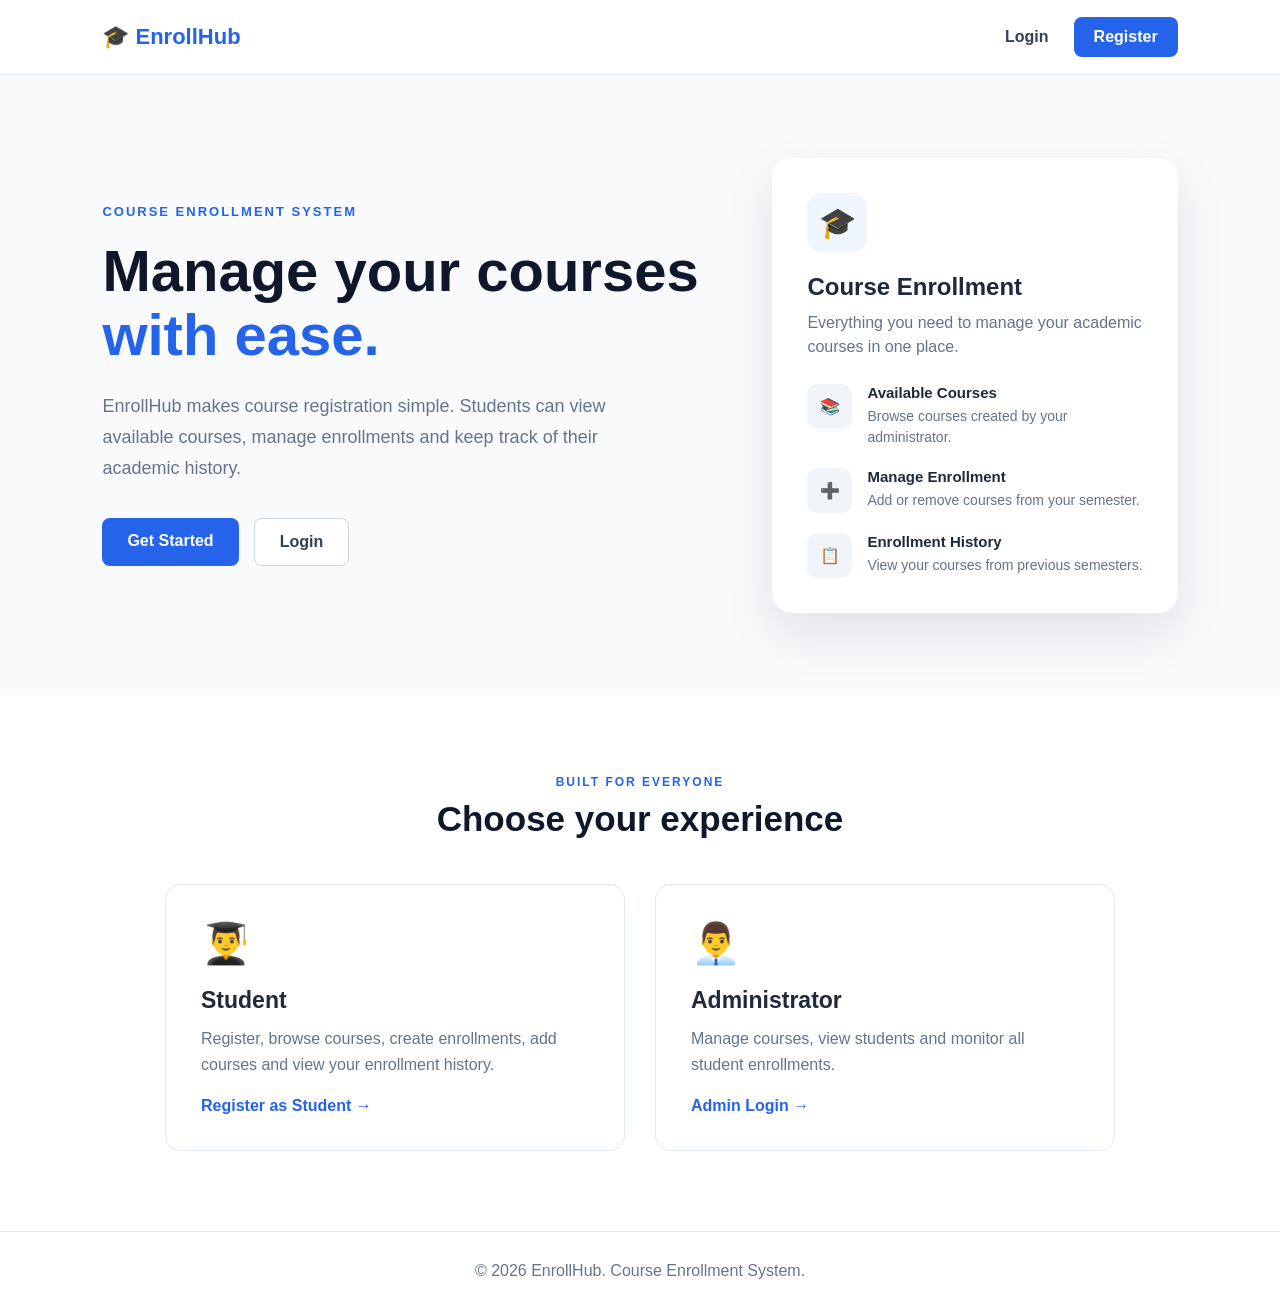
<file: src/main/resources/static/index.html>
<!DOCTYPE html>
<html lang="en">

<head>
    <meta charset="UTF-8">
    <meta name="viewport" content="width=device-width, initial-scale=1.0">

    <title>EnrollHub</title>

    <link rel="stylesheet" href="style.css">
</head>

<body>

    <nav class="navbar">

        <div class="logo">
            🎓 EnrollHub
        </div>

        <div class="nav-links">
            <a href="login.html">Login</a>

            <a href="register.html" class="nav-button">
                Register
            </a>
        </div>

    </nav>


    <main class="hero">

        <div class="hero-content">

            <p class="tagline">
                COURSE ENROLLMENT SYSTEM
            </p>

            <h1>
                Manage your courses
                <span>with ease.</span>
            </h1>

            <p class="hero-description">
                EnrollHub makes course registration simple.
                Students can view available courses, manage
                enrollments and keep track of their academic history.
            </p>

            <div class="hero-buttons">

                <a href="register.html" class="primary-button">
                    Get Started
                </a>

                <a href="login.html" class="secondary-button">
                    Login
                </a>

            </div>

        </div>


        <div class="hero-card">

            <div class="card-icon">
                🎓
            </div>

            <h2>Course Enrollment</h2>

            <p>
                Everything you need to manage your academic courses
                in one place.
            </p>


            <div class="feature">

                <div class="feature-icon">
                    📚
                </div>

                <div>
                    <h3>Available Courses</h3>

                    <p>
                        Browse courses created by your administrator.
                    </p>
                </div>

            </div>


            <div class="feature">

                <div class="feature-icon">
                    ➕
                </div>

                <div>
                    <h3>Manage Enrollment</h3>

                    <p>
                        Add or remove courses from your semester.
                    </p>
                </div>

            </div>


            <div class="feature">

                <div class="feature-icon">
                    📋
                </div>

                <div>
                    <h3>Enrollment History</h3>

                    <p>
                        View your courses from previous semesters.
                    </p>
                </div>

            </div>

        </div>

    </main>


    <section class="roles">

        <div class="section-heading">

            <p>BUILT FOR EVERYONE</p>

            <h2>
                Choose your experience
            </h2>

        </div>


        <div class="role-container">

            <div class="role-card">

                <div class="role-icon">
                    👨‍🎓
                </div>

                <h3>Student</h3>

                <p>
                    Register, browse courses, create enrollments,
                    add courses and view your enrollment history.
                </p>

                <a href="register.html">
                    Register as Student →
                </a>

            </div>


            <div class="role-card">

                <div class="role-icon">
                    👨‍💼
                </div>

                <h3>Administrator</h3>

                <p>
                    Manage courses, view students and monitor
                    all student enrollments.
                </p>

                <a href="login.html">
                    Admin Login →
                </a>

            </div>

        </div>

    </section>


    <footer>

        <p>
            © 2026 EnrollHub. Course Enrollment System.
        </p>

    </footer>

</body>

</html>
</file>
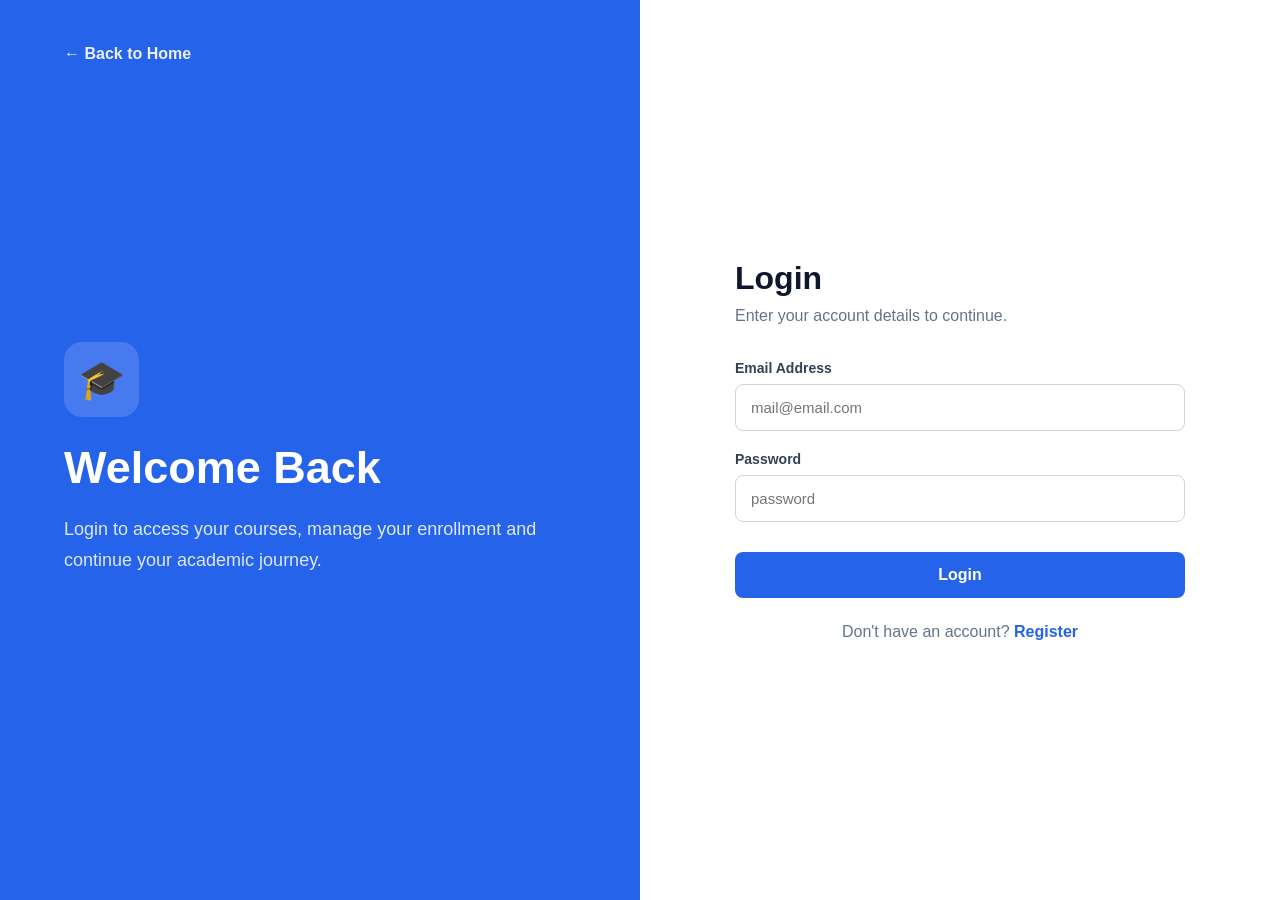
<file: src/main/resources/static/admin-dashboard.html>
<!DOCTYPE html>
<html lang="en">
<head>
    <meta charset="UTF-8">
    <meta name="viewport" content="width=device-width, initial-scale=1.0">
    <title>Admin Dashboard - EnrollHub</title>
    <link rel="stylesheet" href="style.css">
</head>
<body class="dashboard-page">
    <aside class="sidebar">
        <div class="sidebar-logo">🎓 EnrollHub</div>
        <nav class="sidebar-nav">
            <a href="#dashboard" class="active">Dashboard</a>
            <a href="#create-course">Create Course</a>
            <a href="#manage-courses">Manage Courses</a>
            <a href="#students">Students</a>
            <a href="#enrollments">Enrollments</a>
        </nav>
        <button id="adminLogout" class="logout-button">Logout</button>
    </aside>

    <main class="dashboard-main">
        <header class="dashboard-header" id="dashboard">
            <div>
                <p class="dashboard-label">ADMIN PORTAL</p>
                <h1>Admin Dashboard</h1>
                <p>Manage courses, students and enrollment records.</p>
            </div>
            <div class="student-profile">
                <div class="profile-avatar">AD</div>
                <div><strong>Administrator</strong><p>Admin</p></div>
            </div>
        </header>

        <section class="dashboard-cards">
            <div class="stat-card">
                <div class="stat-card-top"><p>Total Courses</p><span class="stat-icon">📚</span></div>
                <h2 id="adminCourseCount">0</h2><span>Available courses</span>
            </div>
            <div class="stat-card">
                <div class="stat-card-top"><p>Total Students</p><span class="stat-icon">👨‍🎓</span></div>
                <h2 id="adminStudentCount">0</h2><span>Registered students</span>
            </div>
            <div class="stat-card">
                <div class="stat-card-top"><p>Total Enrollments</p><span class="stat-icon">📋</span></div>
                <h2 id="adminEnrollmentCount">0</h2><span>Enrollment records</span>
            </div>
        </section>

        <section class="dashboard-section" id="create-course">
            <div class="section-title-row">
                <div><span class="section-badge">COURSE MANAGEMENT</span><h2>Create Course</h2><p>Add a new course for students to enroll in.</p></div>
            </div>
            <form class="admin-course-form" id="createCourseForm">
                <div class="form-group"><label for="courseCode">Course Code</label><input type="text" id="courseCode" placeholder="BCHM411" required></div>
                <div class="form-group"><label for="courseTitle">Course Title</label><input type="text" id="courseTitle" placeholder="Metabolism" required></div>
                <div class="form-group"><label for="creditUnit">Credit Unit</label><input type="number" id="creditUnit" min="1" placeholder="6" required></div>
                <div class="form-group"><label for="courseDepartment">Department</label><input type="text" id="courseDepartment" placeholder="Biochemistry" required></div>
                <button type="submit" class="admin-create-button">+ Create Course</button>
            </form>
        </section>

        <section class="dashboard-section" id="manage-courses">
            <div class="section-title-row">
                <div><span class="section-badge">AVAILABLE COURSES</span><h2>Manage Courses</h2><p>View, update or delete courses.</p></div>
                <div class="course-search"><input type="text" id="adminCourseSearch" placeholder="Search courses..."></div>
            </div>
            <div class="table-container">
                <table>
                    <thead><tr><th>Course Code</th><th>Course Title</th><th>Department</th><th>Credit Unit</th><th>Actions</th></tr></thead>
                    <tbody id="adminCoursesTableBody"><tr><td colspan="5" class="empty-cell">Loading courses...</td></tr></tbody>
                </table>
            </div>
        </section>

        <section class="dashboard-section" id="students">
            <div class="section-title-row">
                <div><span class="section-badge">STUDENTS</span><h2>Registered Students</h2><p>View all registered students.</p></div>
                <div class="course-search"><input type="text" id="adminStudentSearch" placeholder="Search students..."></div>
            </div>
            <div class="table-container">
                <table>
                    <thead><tr><th>Student ID</th><th>Name</th><th>Email</th><th>Department</th><th>Status</th><th>Enrollment</th></tr></thead>
                    <tbody id="adminStudentsTableBody"><tr><td colspan="6" class="empty-cell">Loading students...</td></tr></tbody>
                </table>
            </div>
        </section>

        <section class="dashboard-section" id="enrollments">
            <div class="section-title-row">
                <div><span class="section-badge">ENROLLMENTS</span><h2>All Enrollments</h2><p>View enrollment records from all students.</p></div>
            </div>
            <div class="table-container">
                <table>
                    <thead><tr><th>Enrollment ID</th><th>Student ID</th><th>Session</th><th>Semester</th><th>Courses</th></tr></thead>
                    <tbody id="adminEnrollmentsTableBody"><tr><td colspan="5" class="empty-cell">Loading enrollments...</td></tr></tbody>
                </table>
            </div>
        </section>

        <section class="dashboard-section" id="studentEnrollmentSection" hidden>
            <div class="section-title-row">
                <div><span class="section-badge">STUDENT HISTORY</span><h2>Student Enrollments</h2><p>Enrollment records for the selected student.</p></div>
            </div>
            <div class="student-enrollment-header">
                <div><h3 id="selectedStudentName">Student</h3><p id="selectedStudentDepartment">Department</p></div>
                <span class="student-id-badge" id="selectedStudentId">Student ID</span>
            </div>
            <div class="history-list" id="selectedStudentHistory"></div>
        </section>
    </main>

    <div class="modal-backdrop" id="editCourseModal" hidden>
        <div class="modal-card">
            <div class="modal-header">
                <div><span class="section-badge">EDIT COURSE</span><h2 id="editCourseHeading">Update Course</h2></div>
                <button type="button" class="modal-close" id="closeEditModal">×</button>
            </div>
            <form id="editCourseForm">
                <input type="hidden" id="editCourseCode">
                <div class="form-group"><label for="editCourseTitle">Course Title</label><input type="text" id="editCourseTitle" required></div>
                <div class="form-group"><label for="editCreditUnit">Credit Unit</label><input type="number" id="editCreditUnit" min="1" required></div>
                <div class="form-group"><label for="editCourseDepartment">Department</label><input type="text" id="editCourseDepartment" required></div>
                <div class="modal-actions">
                    <button type="button" class="secondary-action-button" id="cancelEditCourse">Cancel</button>
                    <button type="submit" class="admin-create-button">Save Changes</button>
                </div>
            </form>
        </div>
    </div>

    <script src="api.js"></script>
    <script src="admin.js"></script>
</body>
</html>
</file>
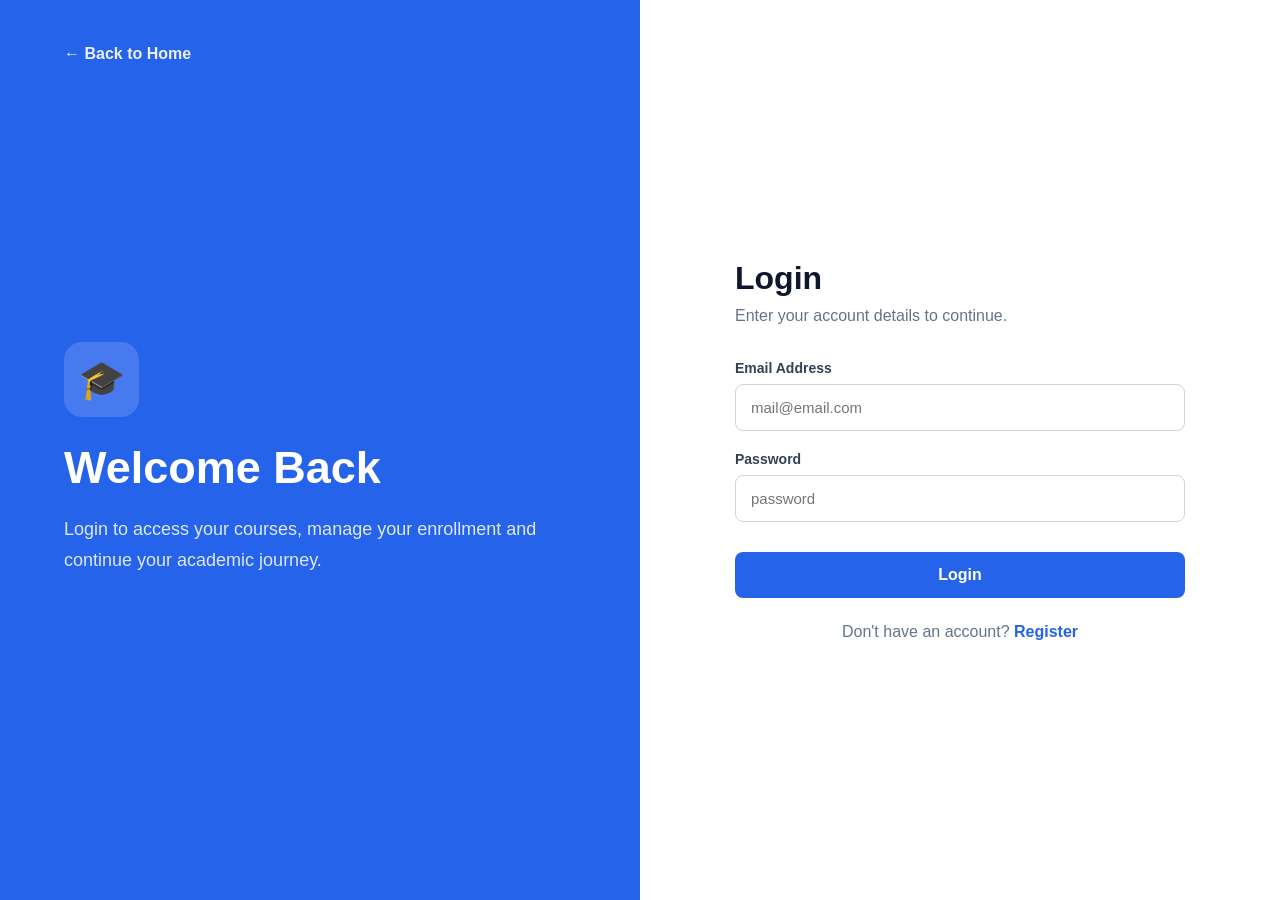
<file: src/main/resources/static/login.html>
<!DOCTYPE html>
<html lang="en">
<head>
    <meta charset="UTF-8">
    <meta name="viewport" content="width=device-width, initial-scale=1.0">
    <title>Login - EnrollHub</title>
    <link rel="stylesheet" href="style.css">
</head>
<body class="auth-page">
    <div class="auth-container">
        <div class="auth-side">
            <a href="index.html" class="back-link">← Back to Home</a>
            <div class="auth-side-content">
                <div class="large-icon">🎓</div>
                <h1>Welcome Back</h1>
                <p>Login to access your courses, manage your enrollment and continue your academic journey.</p>
            </div>
        </div>

        <div class="auth-form-container">
            <div class="auth-form">
                <h2>Login</h2>
                <p class="form-subtitle">Enter your account details to continue.</p>

                <form id="loginForm">
                    <div class="form-group">
                        <label for="email">Email Address</label>
                        <input type="email" id="email" placeholder="mail@email.com" required>
                    </div>

                    <div class="form-group">
                        <label for="password">Password</label>
                        <input type="password" id="password" placeholder="password" required>
                    </div>

                    <p id="message"></p>
                    <button type="submit" class="auth-button">Login</button>
                </form>

                <p class="auth-footer-text">
                    Don't have an account? <a href="register.html">Register</a>
                </p>
            </div>
        </div>
    </div>

    <script src="api.js"></script>
    <script src="login.js"></script>
</body>
</html>
</file>
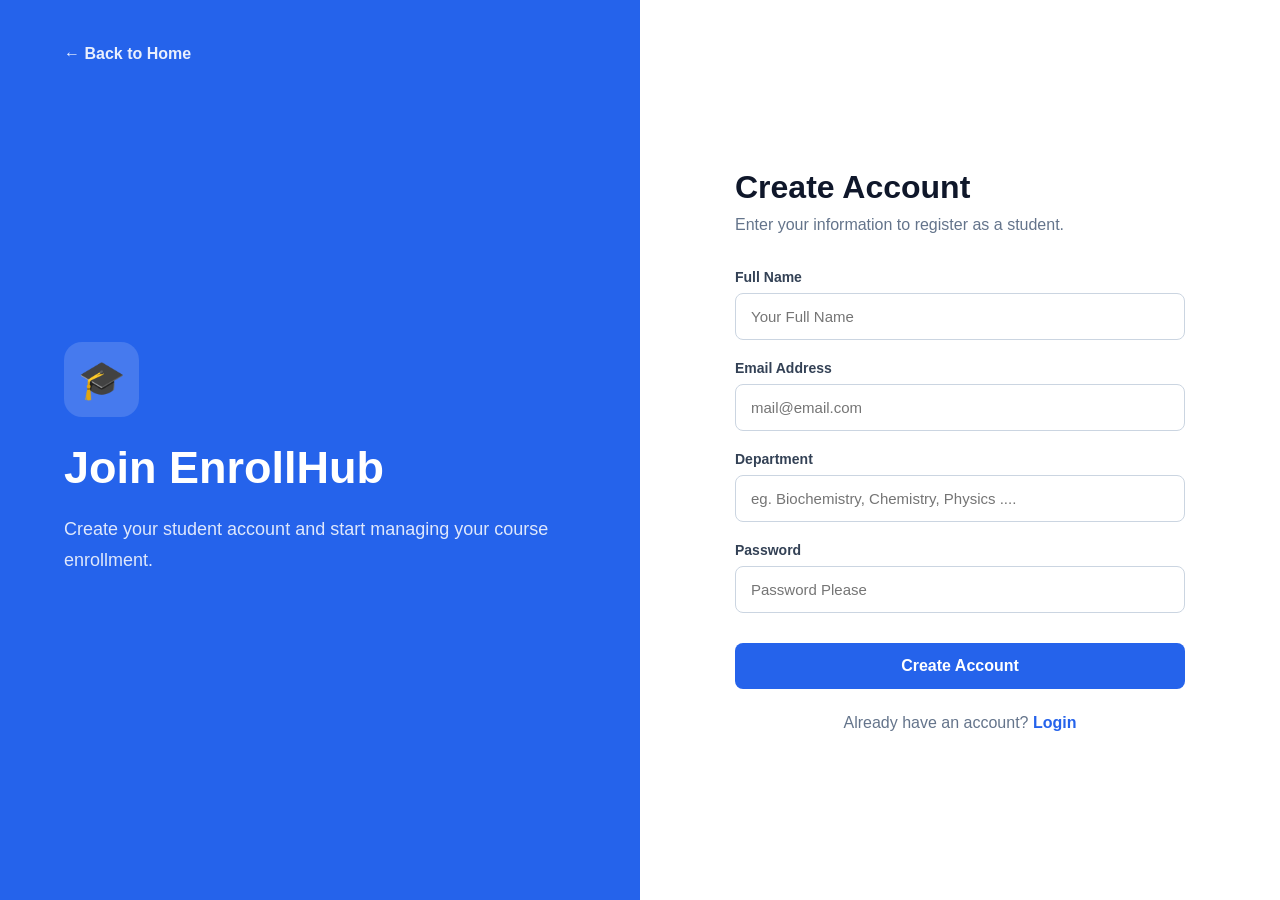
<file: src/main/resources/static/register.html>
<!DOCTYPE html>
<html lang="en">

<head>
    <meta charset="UTF-8">
    <meta name="viewport" content="width=device-width, initial-scale=1.0">

    <title>Register - EnrollHub</title>

    <link rel="stylesheet" href="style.css">
</head>

<body class="auth-page">

    <div class="auth-container">

        <div class="auth-side">

            <a href="index.html" class="back-link">
                ← Back to Home
            </a>

            <div class="auth-side-content">

                <div class="large-icon">
                    🎓
                </div>

                <h1>
                    Join EnrollHub
                </h1>

                <p>
                    Create your student account and start
                    managing your course enrollment.
                </p>

            </div>

        </div>


        <div class="auth-form-container">

            <div class="auth-form">

                <h2>Create Account</h2>

                <p class="form-subtitle">
                    Enter your information to register as a student.
                </p>


                <form id="registerForm">

                    <div class="form-group">

                        <label for="name">
                            Full Name
                        </label>

                        <input
                                type="text"
                                id="name"
                                placeholder="Your Full Name"
                                required
                        >

                    </div>


                    <div class="form-group">

                        <label for="email">
                            Email Address
                        </label>

                        <input
                                type="email"
                                id="email"
                                placeholder="mail@email.com"
                                required
                        >

                    </div>


                    <div class="form-group">

                        <label for="department">
                            Department
                        </label>

                        <input
                                type="text"
                                id="department"
                                placeholder="eg. Biochemistry, Chemistry, Physics ...."
                                required
                        >

                    </div>


                    <div class="form-group">

                        <label for="password">
                            Password
                        </label>

                        <input
                                type="password"
                                id="password"
                                placeholder="Password Please"
                                required
                        >

                    </div>


                    <p id="message"></p>


                    <button
                            type="submit"
                            class="auth-button">

                        Create Account

                    </button>

                </form>


                <p class="auth-footer-text">

                    Already have an account?

                    <a href="login.html">
                        Login
                    </a>

                </p>

            </div>

        </div>

    </div>


    <script src="api.js"></script>
    <script src="register.js"></script>

</body>

</html>
</file>
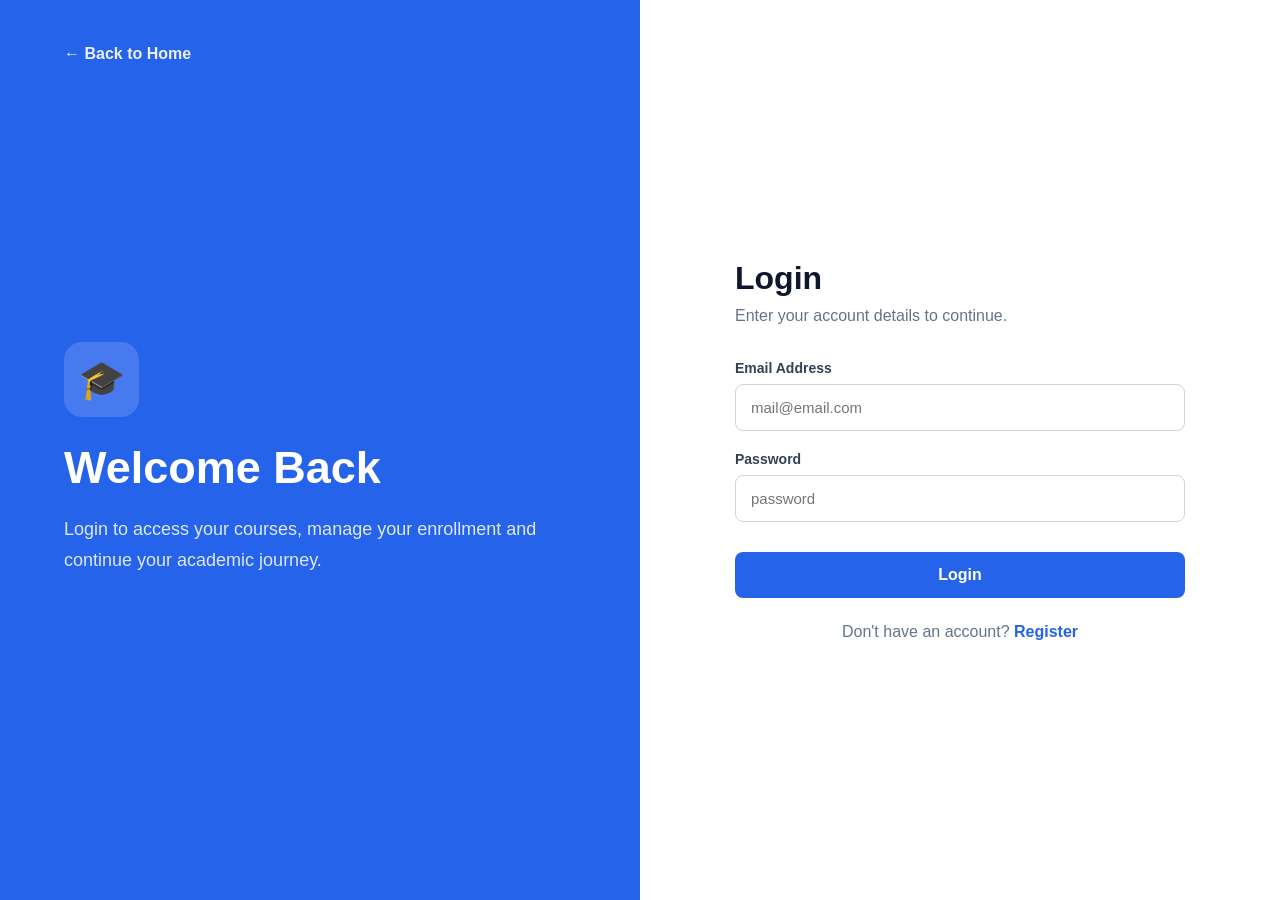
<file: src/main/resources/static/student-dashboard.html>
<!DOCTYPE html>
<html lang="en">
<head>
    <meta charset="UTF-8">
    <meta name="viewport" content="width=device-width, initial-scale=1.0">
    <title>Student Dashboard - EnrollHub</title>
    <link rel="stylesheet" href="style.css">
</head>
<body class="dashboard-page">
    <aside class="sidebar">
        <div class="sidebar-logo">🎓 EnrollHub</div>
        <nav class="sidebar-nav">
            <a href="#dashboard" class="active">Dashboard</a>
            <a href="#create-enrollment">Create Enrollment</a>
            <a href="#available-courses">Available Courses</a>
            <a href="#my-enrollment">My Enrollment</a>
            <a href="#history">Enrollment History</a>
        </nav>
        <button id="studentLogout" class="logout-button">Logout</button>
    </aside>

    <main class="dashboard-main">
        <header class="dashboard-header" id="dashboard">
            <div>
                <p class="dashboard-label">STUDENT PORTAL</p>
                <h1 id="welcomeName">Welcome</h1>
                <p>Manage your semester enrollment and courses.</p>
            </div>
            <div class="student-profile">
                <div class="profile-avatar" id="profileAvatar">ST</div>
                <div>
                    <strong id="profileName">Student</strong>
                    <p id="profileDepartment">Department</p>
                </div>
            </div>
        </header>

        <section class="dashboard-cards">
            <div class="stat-card">
                <div class="stat-card-top"><p>Current Session</p><span class="stat-icon">📅</span></div>
                <h2 id="currentSession">—</h2>
                <span id="currentSemester">NO ENROLLMENT</span>
            </div>
            <div class="stat-card">
                <div class="stat-card-top"><p>Enrolled Courses</p><span class="stat-icon">📚</span></div>
                <h2 id="enrolledCourseCount">0</h2>
                <span>Current enrollment</span>
            </div>
            <div class="stat-card">
                <div class="stat-card-top"><p>Available Courses</p><span class="stat-icon">🎓</span></div>
                <h2 id="availableCourseCount">0</h2>
                <span>Available to add</span>
            </div>
        </section>

        <section class="dashboard-section enrollment-setup" id="create-enrollment">
            <div class="enrollment-setup-content enrollment-setup-stack">
                <div>
                    <span class="section-badge">SEMESTER ENROLLMENT</span>
                    <h2>Create Your Enrollment</h2>
                    <p>Select your academic session, semester and at least one starting course.</p>
                </div>

                <form id="createEnrollmentForm" class="enrollment-form enrollment-form-wide">
                    <div class="form-group">
                        <label for="session">Session</label>
                        <input type="number" id="session" min="2000" max="2100" placeholder="2027" required>
                    </div>
                    <div class="form-group">
                        <label for="semester">Semester</label>
                        <select id="semester" required>
                            <option value="">Select semester</option>
                            <option value="FIRST_SEMESTER">First Semester</option>
                            <option value="SECOND_SEMESTER">Second Semester</option>
                        </select>
                    </div>
                    <button type="submit" class="create-enrollment-button">Create Enrollment</button>
                </form>

                <div class="enrollment-course-picker">
                    <p class="picker-title">Starting courses</p>
                    <div id="enrollmentCourseChoices" class="course-choice-list">
                        <span class="muted-text">Loading courses...</span>
                    </div>
                </div>
            </div>
        </section>

        <section class="current-enrollment-banner" id="currentEnrollmentBanner">
            <div>
                <span class="current-enrollment-status" id="enrollmentStatus">● NO ACTIVE ENROLLMENT</span>
                <h3 id="activeEnrollmentTitle">Create an enrollment to begin</h3>
                <p id="activeEnrollmentText">Choose a session, semester and starting courses above.</p>
            </div>
            <div class="enrollment-summary">
                <div><span>Courses</span><strong id="summaryCourseCount">0</strong></div>
                <div><span>Total Units</span><strong id="summaryUnits">0</strong></div>
            </div>
        </section>

        <section class="dashboard-section" id="available-courses">
            <div class="section-title-row">
                <div>
                    <span class="section-badge">COURSES</span>
                    <h2>Available Courses</h2>
                    <p>Browse courses created by the administrator and add them to your enrollment.</p>
                </div>
                <div class="course-search"><input type="text" id="studentCourseSearch" placeholder="Search courses..."></div>
            </div>
            <div class="course-grid" id="availableCoursesGrid">
                <p class="empty-state">Loading courses...</p>
            </div>
        </section>

        <section class="dashboard-section" id="my-enrollment">
            <div class="section-title-row">
                <div>
                    <span class="section-badge">CURRENT SEMESTER</span>
                    <h2>My Enrollment</h2>
                    <p id="currentEnrollmentSubtitle">Your current enrolled courses will appear here.</p>
                </div>
            </div>
            <div class="table-container">
                <table>
                    <thead>
                        <tr><th>Course Code</th><th>Course Title</th><th>Department</th><th>Credit Unit</th><th>Action</th></tr>
                    </thead>
                    <tbody id="currentEnrollmentTableBody">
                        <tr><td colspan="5" class="empty-cell">No active enrollment.</td></tr>
                    </tbody>
                </table>
            </div>
        </section>

        <section class="dashboard-section" id="history">
            <div class="section-title-row">
                <div>
                    <span class="section-badge">ACADEMIC HISTORY</span>
                    <h2>Enrollment History</h2>
                    <p>Your current and previous semester enrollment records.</p>
                </div>
            </div>
            <div class="history-list" id="studentHistoryList">
                <p class="empty-state">No enrollment history yet.</p>
            </div>
        </section>
    </main>

    <script src="api.js"></script>
    <script src="student.js"></script>
</body>
</html>
</file>
<file: src/main/resources/static/style.css>
* {
    margin: 0;
    padding: 0;
    box-sizing: border-box;
}

body {
    font-family: Arial, Helvetica, sans-serif;
    background: #f8fafc;
    color: #1e293b;
}


/* NAVBAR */

.navbar {
    height: 75px;
    display: flex;
    align-items: center;
    justify-content: space-between;
    padding: 0 8%;
    background: white;
    border-bottom: 1px solid #e2e8f0;
}

.logo {
    font-size: 22px;
    font-weight: bold;
    color: #2563eb;
}

.nav-links {
    display: flex;
    align-items: center;
    gap: 25px;
}

.nav-links a {
    text-decoration: none;
    color: #334155;
    font-weight: 600;
}

.nav-button {
    background: #2563eb;
    color: white !important;
    padding: 11px 20px;
    border-radius: 8px;
}


/* HERO */

.hero {
    min-height: 620px;
    padding: 70px 8%;
    display: flex;
    align-items: center;
    justify-content: space-between;
    gap: 70px;
}

.hero-content {
    max-width: 600px;
}

.tagline {
    color: #2563eb;
    font-size: 13px;
    font-weight: bold;
    letter-spacing: 2px;
    margin-bottom: 20px;
}

.hero h1 {
    font-size: 58px;
    line-height: 1.1;
    color: #0f172a;
    margin-bottom: 25px;
}

.hero h1 span {
    color: #2563eb;
}

.hero-description {
    font-size: 18px;
    line-height: 1.7;
    color: #64748b;
    max-width: 550px;
}

.hero-buttons {
    display: flex;
    gap: 15px;
    margin-top: 35px;
}

.hero-buttons a {
    text-decoration: none;
    padding: 14px 25px;
    border-radius: 8px;
    font-weight: bold;
}

.primary-button {
    background: #2563eb;
    color: white;
}

.primary-button:hover {
    background: #1d4ed8;
}

.secondary-button {
    border: 1px solid #cbd5e1;
    background: white;
    color: #334155;
}


/* HERO CARD */

.hero-card {
    width: 430px;
    background: white;
    padding: 35px;
    border-radius: 20px;
    box-shadow: 0 20px 50px rgba(15, 23, 42, 0.10);
}

.card-icon {
    width: 60px;
    height: 60px;
    background: #eff6ff;
    display: flex;
    align-items: center;
    justify-content: center;
    border-radius: 15px;
    font-size: 30px;
    margin-bottom: 20px;
}

.hero-card h2 {
    margin-bottom: 10px;
}

.hero-card > p {
    color: #64748b;
    line-height: 1.5;
    margin-bottom: 25px;
}

.feature {
    display: flex;
    gap: 15px;
    align-items: flex-start;
    margin-top: 20px;
}

.feature-icon {
    width: 45px;
    height: 45px;
    min-width: 45px;
    background: #f1f5f9;
    display: flex;
    align-items: center;
    justify-content: center;
    border-radius: 10px;
}

.feature h3 {
    font-size: 15px;
    margin-bottom: 5px;
}

.feature p {
    font-size: 14px;
    color: #64748b;
    line-height: 1.5;
}


/* ROLES */

.roles {
    padding: 80px 8%;
    background: white;
}

.section-heading {
    text-align: center;
    margin-bottom: 45px;
}

.section-heading p {
    color: #2563eb;
    font-size: 12px;
    letter-spacing: 2px;
    font-weight: bold;
    margin-bottom: 10px;
}

.section-heading h2 {
    font-size: 35px;
    color: #0f172a;
}

.role-container {
    max-width: 950px;
    margin: auto;
    display: grid;
    grid-template-columns: repeat(2, 1fr);
    gap: 30px;
}

.role-card {
    padding: 35px;
    border: 1px solid #e2e8f0;
    border-radius: 15px;
    transition: 0.3s;
}

.role-card:hover {
    transform: translateY(-5px);
    box-shadow: 0 15px 35px rgba(15, 23, 42, 0.08);
}

.role-icon {
    font-size: 40px;
    margin-bottom: 20px;
}

.role-card h3 {
    font-size: 23px;
    margin-bottom: 12px;
}

.role-card p {
    color: #64748b;
    line-height: 1.6;
    margin-bottom: 20px;
}

.role-card a {
    text-decoration: none;
    color: #2563eb;
    font-weight: bold;
}


/* FOOTER */

footer {
    text-align: center;
    padding: 30px;
    color: #64748b;
    border-top: 1px solid #e2e8f0;
    background: white;
}


/* MOBILE */

@media (max-width: 900px) {

    .hero {
        flex-direction: column;
        text-align: center;
    }

    .hero h1 {
        font-size: 42px;
    }

    .hero-buttons {
        justify-content: center;
    }

    .hero-card {
        width: 100%;
        max-width: 500px;
        text-align: left;
    }

    .role-container {
        grid-template-columns: 1fr;
    }
}


@media (max-width: 550px) {

    .navbar {
        padding: 0 5%;
    }

    .logo {
        font-size: 18px;
    }

    .nav-links {
        gap: 12px;
    }

    .nav-links a {
        font-size: 14px;
    }

    .hero {
        padding: 50px 5%;
    }

    .hero h1 {
        font-size: 36px;
    }

    .hero-description {
        font-size: 16px;
    }

    .hero-buttons {
        flex-direction: column;
    }
}

/* AUTH PAGES */

.auth-page {
    min-height: 100vh;
    background: #f8fafc;
}

.auth-container {
    min-height: 100vh;
    display: grid;
    grid-template-columns: 1fr 1fr;
}


/* LEFT SIDE */

.auth-side {
    background: #2563eb;
    color: white;
    padding: 45px 10%;
    display: flex;
    flex-direction: column;
}

.back-link {
    color: white;
    text-decoration: none;
    font-weight: 600;
    opacity: 0.9;
}

.auth-side-content {
    flex: 1;
    display: flex;
    flex-direction: column;
    justify-content: center;
    max-width: 500px;
}

.large-icon {
    width: 75px;
    height: 75px;
    display: flex;
    align-items: center;
    justify-content: center;
    background: rgba(255, 255, 255, 0.15);
    border-radius: 18px;
    font-size: 38px;
    margin-bottom: 25px;
}

.auth-side h1 {
    font-size: 45px;
    margin-bottom: 20px;
}

.auth-side p {
    font-size: 18px;
    line-height: 1.7;
    opacity: 0.85;
}


/* FORM SIDE */

.auth-form-container {
    display: flex;
    align-items: center;
    justify-content: center;
    padding: 50px;
    background: white;
}

.auth-form {
    width: 100%;
    max-width: 450px;
}

.auth-form h2 {
    font-size: 32px;
    color: #0f172a;
    margin-bottom: 10px;
}

.form-subtitle {
    color: #64748b;
    margin-bottom: 35px;
}

.form-group {
    margin-bottom: 20px;
}

.form-group label {
    display: block;
    margin-bottom: 8px;
    font-size: 14px;
    font-weight: 600;
    color: #334155;
}

.form-group input {
    width: 100%;
    padding: 14px 15px;
    border: 1px solid #cbd5e1;
    border-radius: 8px;
    outline: none;
    font-size: 15px;
    transition: 0.2s;
}

.form-group input:focus {
    border-color: #2563eb;
    box-shadow: 0 0 0 3px rgba(37, 99, 235, 0.1);
}

.auth-button {
    width: 100%;
    border: none;
    padding: 14px;
    border-radius: 8px;
    background: #2563eb;
    color: white;
    font-size: 16px;
    font-weight: bold;
    cursor: pointer;
    margin-top: 10px;
}

.auth-button:hover {
    background: #1d4ed8;
}

.auth-footer-text {
    text-align: center;
    margin-top: 25px;
    color: #64748b;
}

.auth-footer-text a {
    color: #2563eb;
    text-decoration: none;
    font-weight: bold;
}


/* MESSAGE */

#message {
    margin-bottom: 10px;
    font-size: 14px;
}

.success-message {
    color: #16a34a;
}

.error-message {
    color: #dc2626;
}


/* AUTH MOBILE */

@media (max-width: 800px) {

    .auth-container {
        grid-template-columns: 1fr;
    }

    .auth-side {
        min-height: 300px;
    }

    .auth-side-content {
        padding: 60px 0;
    }

    .auth-side h1 {
        font-size: 35px;
    }

    .auth-form-container {
        padding: 50px 25px;
    }
}

/* DASHBOARD */

.dashboard-page {
    min-height: 100vh;
    background: #f8fafc;
    display: flex;
}


/* SIDEBAR */

.sidebar {
    width: 250px;
    min-height: 100vh;
    background: #0f172a;
    color: white;
    padding: 30px 20px;
    display: flex;
    flex-direction: column;
    position: fixed;
    left: 0;
    top: 0;
}

.sidebar-logo {
    font-size: 22px;
    font-weight: bold;
    margin-bottom: 45px;
}

.sidebar-nav {
    display: flex;
    flex-direction: column;
    gap: 10px;
}

.sidebar-nav a {
    text-decoration: none;
    color: #cbd5e1;
    padding: 13px 15px;
    border-radius: 8px;
    font-size: 15px;
}

.sidebar-nav a:hover,
.sidebar-nav a.active {
    background: #1e293b;
    color: white;
}

.logout-link {
    margin-top: auto;
    text-decoration: none;
    color: #fca5a5;
    padding: 13px 15px;
}


/* MAIN */

.dashboard-main {
    margin-left: 250px;
    width: calc(100% - 250px);
    padding: 35px 45px;
}

.dashboard-header {
    display: flex;
    justify-content: space-between;
    align-items: center;
    margin-bottom: 35px;
}

.dashboard-header h1 {
    font-size: 30px;
    color: #0f172a;
}

.dashboard-header > div > p {
    margin-top: 6px;
    color: #64748b;
}


/* PROFILE */

.student-profile {
    display: flex;
    align-items: center;
    gap: 12px;
}

.profile-avatar {
    width: 45px;
    height: 45px;
    border-radius: 50%;
    background: #2563eb;
    color: white;
    display: flex;
    align-items: center;
    justify-content: center;
    font-weight: bold;
}

.student-profile p {
    font-size: 13px;
    color: #64748b;
    margin-top: 3px;
}


/* STATS */

.dashboard-cards {
    display: grid;
    grid-template-columns: repeat(3, 1fr);
    gap: 20px;
    margin-bottom: 35px;
}

.stat-card {
    background: white;
    border: 1px solid #e2e8f0;
    border-radius: 12px;
    padding: 25px;
}

.stat-card p {
    color: #64748b;
    font-size: 14px;
}

.stat-card h2 {
    margin: 10px 0 5px;
    font-size: 30px;
    color: #0f172a;
}

.stat-card span {
    color: #2563eb;
    font-size: 12px;
    font-weight: bold;
}


/* SECTION */

.dashboard-section {
    background: white;
    border: 1px solid #e2e8f0;
    border-radius: 12px;
    padding: 28px;
    margin-bottom: 30px;
}

.section-title-row {
    margin-bottom: 25px;
}

.section-title-row h2 {
    font-size: 22px;
    color: #0f172a;
    margin-bottom: 5px;
}

.section-title-row p {
    color: #64748b;
    font-size: 14px;
}


/* COURSES */

.course-grid {
    display: grid;
    grid-template-columns: repeat(3, 1fr);
    gap: 18px;
}

.course-card {
    border: 1px solid #e2e8f0;
    border-radius: 10px;
    padding: 20px;
}

.course-top {
    display: flex;
    justify-content: space-between;
    margin-bottom: 15px;
}

.course-code {
    font-size: 13px;
    font-weight: bold;
    color: #2563eb;
    background: #eff6ff;
    padding: 6px 9px;
    border-radius: 6px;
}

.course-unit {
    font-size: 12px;
    color: #64748b;
}

.course-card h3 {
    font-size: 18px;
    margin-bottom: 8px;
}

.course-card p {
    color: #64748b;
    font-size: 14px;
    margin-bottom: 20px;
}

.add-course-button {
    width: 100%;
    padding: 10px;
    border: none;
    border-radius: 7px;
    background: #2563eb;
    color: white;
    cursor: pointer;
    font-weight: 600;
}

.add-course-button:hover {
    background: #1d4ed8;
}


/* TABLE */

.table-container {
    overflow-x: auto;
}

table {
    width: 100%;
    border-collapse: collapse;
}

th,
td {
    text-align: left;
    padding: 14px;
    border-bottom: 1px solid #e2e8f0;
}

th {
    font-size: 13px;
    color: #64748b;
}

td {
    font-size: 14px;
}

.remove-course-button {
    border: none;
    background: #fee2e2;
    color: #dc2626;
    padding: 8px 12px;
    border-radius: 6px;
    cursor: pointer;
}


/* HISTORY */

.history-card {
    display: flex;
    align-items: center;
    justify-content: space-between;
    padding: 18px 0;
    border-bottom: 1px solid #e2e8f0;
}

.history-card:last-child {
    border-bottom: none;
}

.history-session {
    font-size: 13px;
    font-weight: bold;
    color: #2563eb;
}

.history-card h3 {
    font-size: 15px;
    margin-top: 5px;
}

.history-courses {
    color: #64748b;
    font-size: 14px;
}


/* DASHBOARD RESPONSIVE */

@media (max-width: 1000px) {

    .dashboard-cards,
    .course-grid {
        grid-template-columns: 1fr 1fr;
    }
}


@media (max-width: 750px) {

    .sidebar {
        display: none;
    }

    .dashboard-main {
        margin-left: 0;
        width: 100%;
        padding: 25px 18px;
    }

    .dashboard-header {
        align-items: flex-start;
        gap: 20px;
    }

    .dashboard-cards,
    .course-grid {
        grid-template-columns: 1fr;
    }

    .history-card {
        flex-direction: column;
        align-items: flex-start;
        gap: 10px;
    }
}

/* ADMIN COURSE FORM */

.admin-course-form {
    display: grid;
    grid-template-columns: repeat(4, 1fr);
    gap: 18px;
    align-items: end;
}

.admin-create-button {
    border: none;
    background: #2563eb;
    color: white;
    padding: 14px 18px;
    border-radius: 8px;
    font-weight: bold;
    cursor: pointer;
    height: 47px;
}

.admin-create-button:hover {
    background: #1d4ed8;
}


/* ADMIN ACTION BUTTONS */

.action-buttons {
    display: flex;
    gap: 8px;
}

.edit-button {
    border: none;
    background: #eff6ff;
    color: #2563eb;
    padding: 8px 12px;
    border-radius: 6px;
    cursor: pointer;
    font-weight: 600;
}

.edit-button:hover {
    background: #dbeafe;
}

.delete-button {
    border: none;
    background: #fee2e2;
    color: #dc2626;
    padding: 8px 12px;
    border-radius: 6px;
    cursor: pointer;
    font-weight: 600;
}

.delete-button:hover {
    background: #fecaca;
}


/* STUDENT STATUS */

.status-active {
    background: #dcfce7;
    color: #16a34a;
    padding: 6px 10px;
    border-radius: 20px;
    font-size: 12px;
    font-weight: bold;
}

.status-inactive {
    background: #f1f5f9;
    color: #64748b;
    padding: 6px 10px;
    border-radius: 20px;
    font-size: 12px;
    font-weight: bold;
}


/* ADMIN RESPONSIVE */

@media (max-width: 1100px) {

    .admin-course-form {
        grid-template-columns: 1fr 1fr;
    }
}


@media (max-width: 650px) {

    .admin-course-form {
        grid-template-columns: 1fr;
    }
}

/* STUDENT DASHBOARD IMPROVEMENTS */

.dashboard-label {
    color: #2563eb !important;
    font-size: 12px;
    font-weight: bold;
    letter-spacing: 1.5px;
    margin-bottom: 7px;
}


.stat-card-top {
    display: flex;
    justify-content: space-between;
    align-items: center;
}

.stat-icon {
    font-size: 20px;
}


/* SECTION BADGE */

.section-badge {
    display: inline-block;
    font-size: 11px;
    font-weight: bold;
    letter-spacing: 1px;
    color: #2563eb;
    margin-bottom: 8px;
}


/* CREATE ENROLLMENT */

.enrollment-setup {
    border: none;
    background: linear-gradient(
        135deg,
        #eff6ff,
        #ffffff
    );
}

.enrollment-setup-content {
    display: flex;
    justify-content: space-between;
    align-items: center;
    gap: 40px;
}

.enrollment-setup h2 {
    font-size: 25px;
    margin-bottom: 8px;
}

.enrollment-setup p {
    color: #64748b;
    line-height: 1.5;
}

.enrollment-form {
    display: flex;
    align-items: end;
    gap: 15px;
}

.enrollment-form .form-group {
    margin-bottom: 0;
    min-width: 160px;
}

.enrollment-form select {
    width: 100%;
    padding: 14px 15px;
    border: 1px solid #cbd5e1;
    border-radius: 8px;
    background: white;
    font-size: 14px;
    outline: none;
}

.enrollment-form select:focus {
    border-color: #2563eb;
}

.create-enrollment-button {
    height: 46px;
    border: none;
    background: #2563eb;
    color: white;
    padding: 0 20px;
    border-radius: 8px;
    font-weight: bold;
    cursor: pointer;
    white-space: nowrap;
}

.create-enrollment-button:hover {
    background: #1d4ed8;
}


/* ACTIVE ENROLLMENT */

.current-enrollment-banner {
    background: #0f172a;
    color: white;
    padding: 25px 28px;
    border-radius: 12px;
    margin-bottom: 30px;

    display: flex;
    justify-content: space-between;
    align-items: center;
}

.current-enrollment-status {
    font-size: 11px;
    color: #86efac;
    font-weight: bold;
    letter-spacing: 1px;
}

.current-enrollment-banner h3 {
    font-size: 22px;
    margin: 7px 0;
}

.current-enrollment-banner p {
    color: #94a3b8;
    font-size: 14px;
}

.enrollment-summary {
    display: flex;
    gap: 40px;
}

.enrollment-summary div {
    display: flex;
    flex-direction: column;
    text-align: center;
}

.enrollment-summary span {
    color: #94a3b8;
    font-size: 12px;
    margin-bottom: 5px;
}

.enrollment-summary strong {
    font-size: 24px;
}


/* COURSE SEARCH */

.course-search input {
    padding: 11px 14px;
    width: 220px;
    border: 1px solid #cbd5e1;
    border-radius: 8px;
    outline: none;
}

.course-search input:focus {
    border-color: #2563eb;
}

.section-title-row {
    display: flex;
    justify-content: space-between;
    align-items: center;
}


/* COURSE CARD */

.course-card {
    transition: 0.2s ease;
}

.course-card:hover {
    transform: translateY(-3px);
    box-shadow: 0 10px 25px rgba(15, 23, 42, 0.07);
}

.course-card-footer {
    display: flex;
    justify-content: space-between;
    align-items: center;
    margin-top: 20px;
}

.course-card-footer .add-course-button {
    width: auto;
    padding: 9px 16px;
}

.available-label {
    font-size: 12px;
    font-weight: bold;
    color: #16a34a;
}

.enrolled-label {
    font-size: 12px;
    font-weight: bold;
    color: #2563eb;
}

.added-course-button {
    border: none;
    background: #f1f5f9;
    color: #64748b;
    padding: 9px 16px;
    border-radius: 7px;
    font-weight: bold;
}


/* HISTORY IMPROVEMENT */

.history-list {
    display: flex;
    flex-direction: column;
}

.history-card {
    padding: 20px 0;
}

.history-main {
    display: flex;
    align-items: center;
    gap: 15px;
}

.history-icon {
    width: 45px;
    height: 45px;
    border-radius: 10px;
    background: #eff6ff;
    display: flex;
    align-items: center;
    justify-content: center;
}

.history-main p {
    margin-top: 5px;
    color: #64748b;
    font-size: 13px;
}

.history-count {
    background: #f1f5f9;
    color: #475569;
    padding: 7px 11px;
    border-radius: 20px;
    font-size: 12px;
    font-weight: bold;
}


/* RESPONSIVE ENROLLMENT */

@media (max-width: 1000px) {

    .enrollment-setup-content {
        flex-direction: column;
        align-items: flex-start;
    }

    .enrollment-form {
        width: 100%;
    }
}


@media (max-width: 700px) {

    .enrollment-form {
        flex-direction: column;
        align-items: stretch;
    }

    .enrollment-form .form-group {
        width: 100%;
    }

    .create-enrollment-button {
        width: 100%;
    }

    .current-enrollment-banner {
        flex-direction: column;
        align-items: flex-start;
        gap: 25px;
    }

    .section-title-row {
        flex-direction: column;
        align-items: flex-start;
        gap: 15px;
    }

    .course-search {
        width: 100%;
    }

    .course-search input {
        width: 100%;
    }
}

/* ADMIN DASHBOARD */

.admin-course-form {
    display: grid;
    grid-template-columns: repeat(4, 1fr);
    gap: 18px;
    align-items: end;
}

.admin-create-button {
    border: none;
    background: #2563eb;
    color: white;
    padding: 14px 18px;
    border-radius: 8px;
    font-weight: bold;
    cursor: pointer;
    height: 47px;
}

.admin-create-button:hover {
    background: #1d4ed8;
}


/* ACTION BUTTONS */

.action-buttons {
    display: flex;
    gap: 8px;
}

.edit-button {
    border: none;
    background: #eff6ff;
    color: #2563eb;
    padding: 8px 12px;
    border-radius: 6px;
    cursor: pointer;
    font-weight: 600;
}

.edit-button:hover {
    background: #dbeafe;
}

.delete-button {
    border: none;
    background: #fee2e2;
    color: #dc2626;
    padding: 8px 12px;
    border-radius: 6px;
    cursor: pointer;
    font-weight: 600;
}

.delete-button:hover {
    background: #fecaca;
}


/* STUDENT STATUS */

.status-active {
    background: #dcfce7;
    color: #16a34a;
    padding: 6px 10px;
    border-radius: 20px;
    font-size: 12px;
    font-weight: bold;
}

.status-inactive {
    background: #f1f5f9;
    color: #64748b;
    padding: 6px 10px;
    border-radius: 20px;
    font-size: 12px;
    font-weight: bold;
}


/* VIEW ENROLLMENT */

.view-enrollment-button {
    border: none;
    background: #eff6ff;
    color: #2563eb;
    padding: 8px 12px;
    border-radius: 6px;
    font-weight: 600;
    cursor: pointer;
}

.view-enrollment-button:hover {
    background: #dbeafe;
}


/* SELECTED STUDENT */

.student-enrollment-header {
    display: flex;
    align-items: center;
    justify-content: space-between;

    padding: 18px 20px;

    background: #f8fafc;
    border: 1px solid #e2e8f0;
    border-radius: 10px;

    margin-bottom: 20px;
}

.student-enrollment-header h3 {
    margin-bottom: 4px;
}

.student-enrollment-header p {
    color: #64748b;
    font-size: 14px;
}

.student-id-badge {
    background: #e2e8f0;
    color: #475569;

    padding: 7px 10px;
    border-radius: 6px;

    font-size: 12px;
    font-weight: 600;
}


/* ADMIN RESPONSIVE */

@media (max-width: 1100px) {

    .admin-course-form {
        grid-template-columns: 1fr 1fr;
    }
}


@media (max-width: 650px) {

    .admin-course-form {
        grid-template-columns: 1fr;
    }

    .student-enrollment-header {
        flex-direction: column;
        align-items: flex-start;
        gap: 12px;
    }
}
/* ===== BACKEND-CONNECTED UI HELPERS ===== */

button:disabled {
    opacity: 0.6;
    cursor: not-allowed;
}

.logout-button {
    margin-top: auto;
    width: 100%;
    border: none;
    background: transparent;
    color: #fca5a5;
    padding: 13px 15px;
    text-align: left;
    font: inherit;
    cursor: pointer;
}

.logout-button:hover {
    background: #1e293b;
    border-radius: 8px;
}

.empty-state,
.empty-cell,
.muted-text {
    color: #64748b;
    font-size: 14px;
}

.empty-cell {
    text-align: center;
    padding: 28px !important;
}

.mono-cell {
    font-family: ui-monospace, SFMono-Regular, Menlo, Monaco, Consolas, monospace;
    font-size: 12px;
    word-break: break-all;
}

.enrollment-setup-stack {
    align-items: flex-start;
    flex-direction: column;
}

.enrollment-form-wide {
    width: 100%;
    flex-wrap: wrap;
}

.enrollment-course-picker {
    width: 100%;
    padding-top: 4px;
}

.picker-title {
    font-size: 13px;
    font-weight: 700;
    color: #334155 !important;
    margin-bottom: 10px;
}

.course-choice-list {
    display: flex;
    gap: 10px;
    flex-wrap: wrap;
}

.course-choice {
    display: inline-flex;
    align-items: center;
    gap: 8px;
    border: 1px solid #dbeafe;
    background: white;
    padding: 9px 12px;
    border-radius: 8px;
    color: #334155;
    font-size: 13px;
    cursor: pointer;
}

.course-choice input {
    accent-color: #2563eb;
}

.toast-container {
    position: fixed;
    top: 20px;
    right: 20px;
    z-index: 9999;
    display: flex;
    flex-direction: column;
    gap: 10px;
}

.toast {
    min-width: 250px;
    max-width: 390px;
    padding: 13px 16px;
    border-radius: 9px;
    color: white;
    box-shadow: 0 12px 35px rgba(15, 23, 42, 0.2);
    transform: translateY(-8px);
    opacity: 0;
    transition: 0.2s ease;
    font-size: 14px;
}

.toast-visible {
    transform: translateY(0);
    opacity: 1;
}

.toast-success {
    background: #15803d;
}

.toast-error {
    background: #b91c1c;
}

.modal-backdrop {
    position: fixed;
    inset: 0;
    z-index: 9000;
    background: rgba(15, 23, 42, 0.55);
    display: flex;
    align-items: center;
    justify-content: center;
    padding: 20px;
}

.modal-backdrop[hidden] {
    display: none;
}

.modal-card {
    width: min(520px, 100%);
    background: white;
    border-radius: 14px;
    padding: 26px;
    box-shadow: 0 24px 70px rgba(15, 23, 42, 0.25);
}

.modal-header {
    display: flex;
    align-items: flex-start;
    justify-content: space-between;
    margin-bottom: 22px;
}

.modal-close {
    border: none;
    background: #f1f5f9;
    width: 36px;
    height: 36px;
    border-radius: 8px;
    cursor: pointer;
    font-size: 22px;
    color: #475569;
}

.modal-actions {
    display: flex;
    justify-content: flex-end;
    gap: 10px;
    margin-top: 20px;
}

.secondary-action-button {
    border: 1px solid #cbd5e1;
    background: white;
    color: #334155;
    padding: 12px 18px;
    border-radius: 8px;
    font-weight: 600;
    cursor: pointer;
}

#studentEnrollmentSection[hidden] {
    display: none;
}

@media (max-width: 700px) {
    .toast-container {
        left: 15px;
        right: 15px;
        top: 15px;
    }

    .toast {
        min-width: 0;
        width: 100%;
    }
}
</file>
